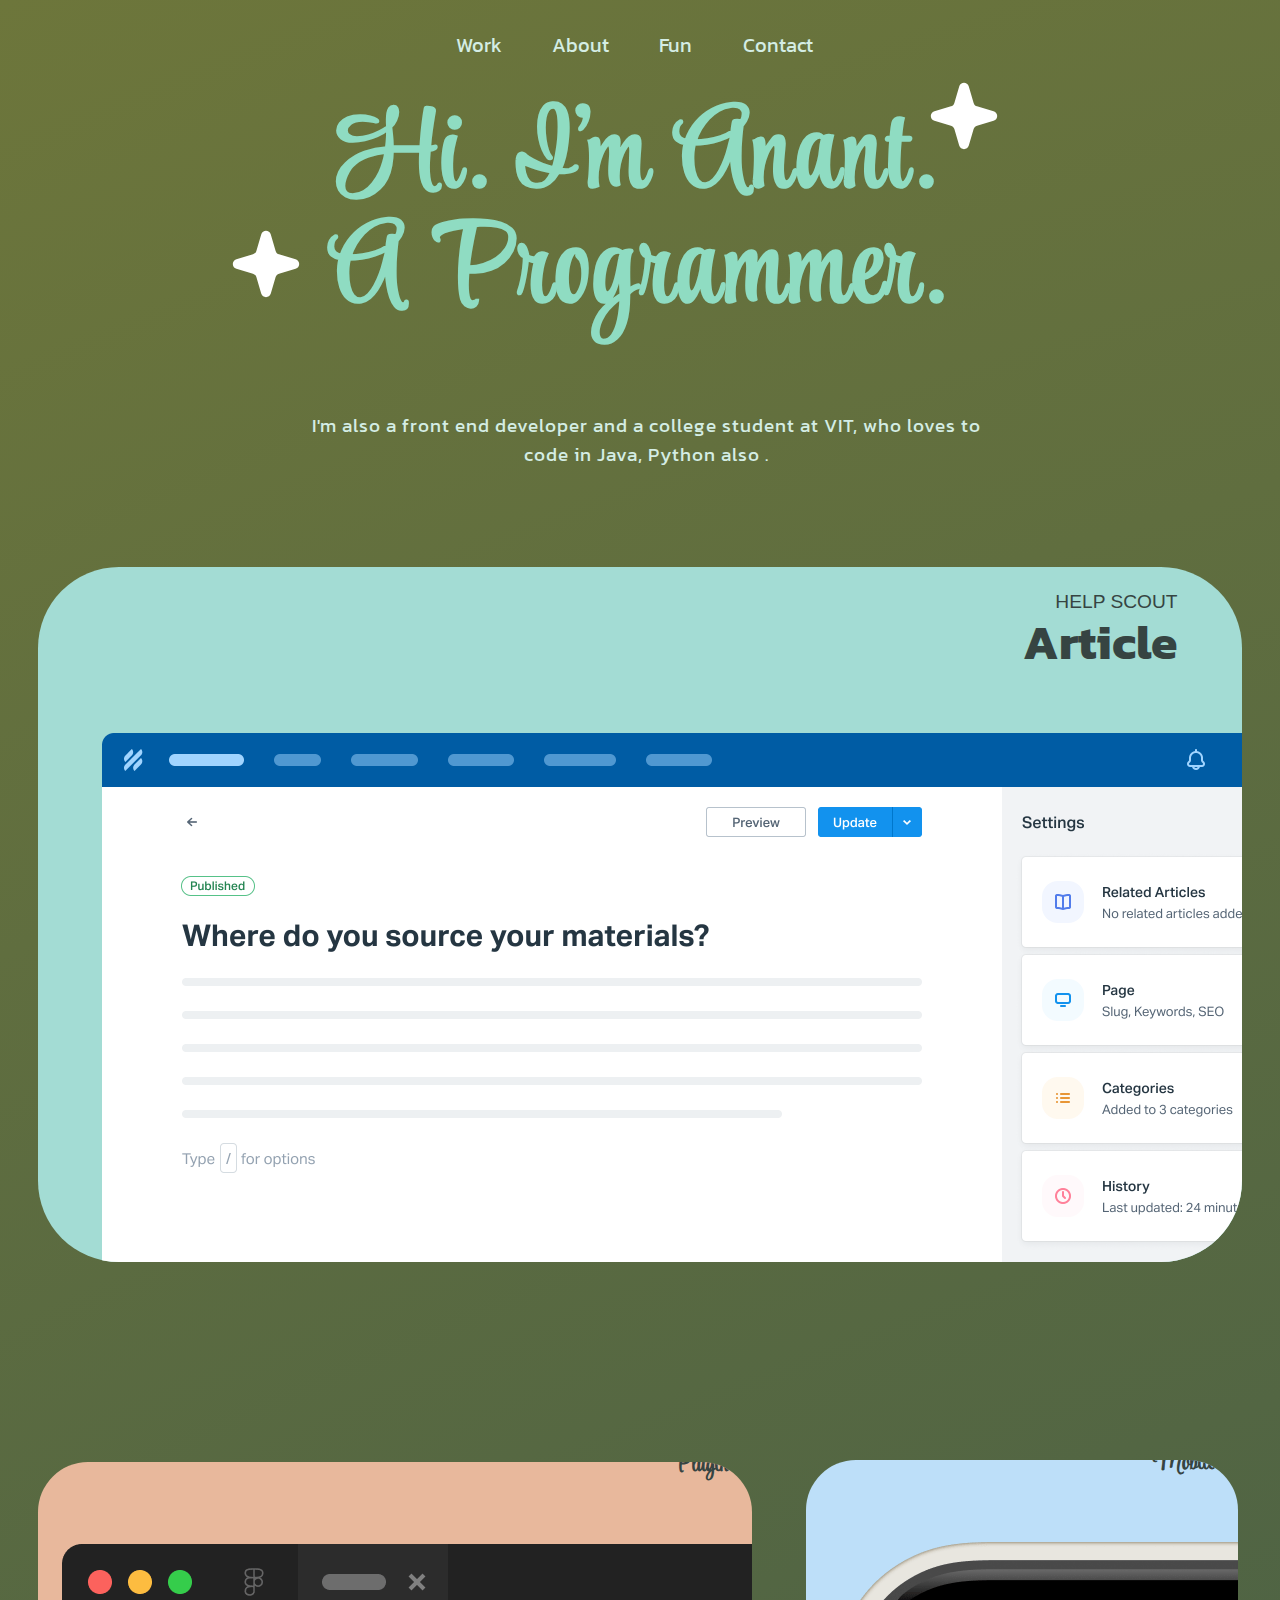
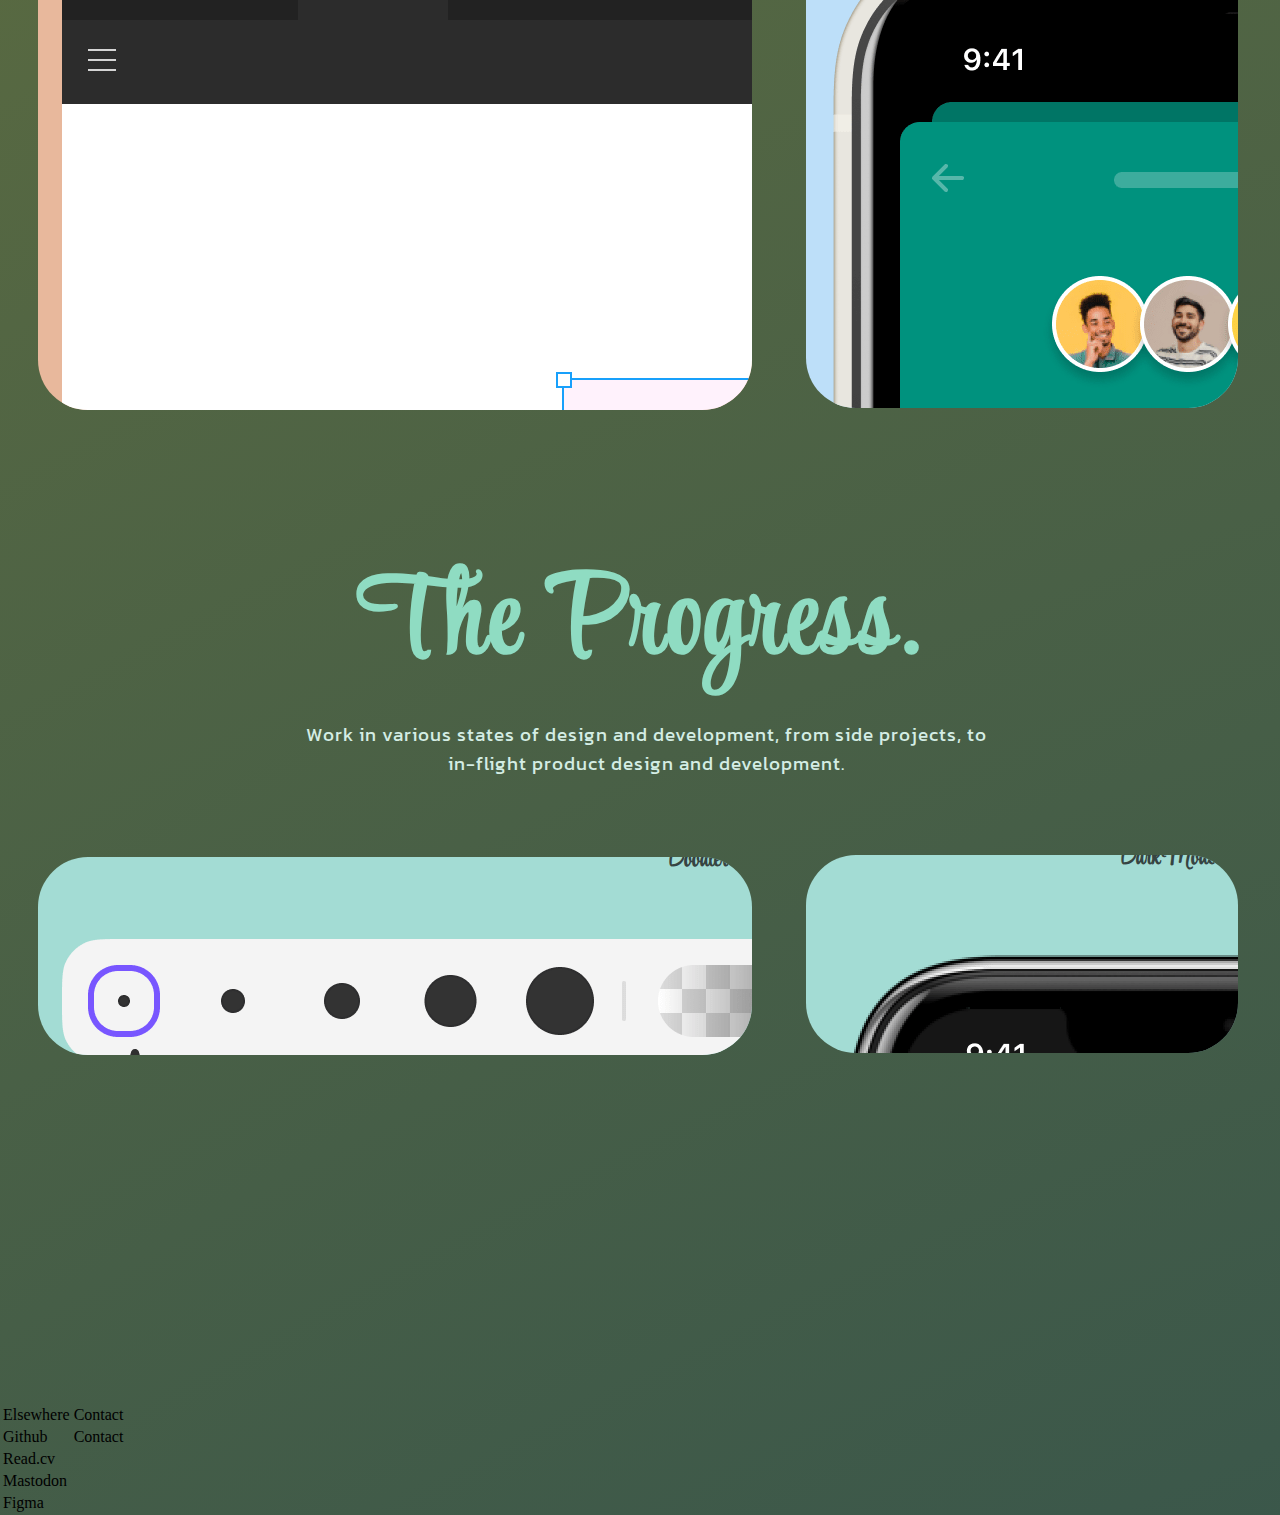
<file: index.html>
<!DOCTYPE html>

<html lang="en">

<head>

    <style>
        @import url('https://fonts.googleapis.com/css2?family=Euphoria+Script&family=Grand+Hotel&family=Kanit&family=Pacifico&family=Sedgwick+Ave+Display&family=Style+Script&display=swap');
    </style>
        

    <meta charset="UTF-8">
    <meta http-equiv="X-UA-Compatible" content="IE=edge">
    <meta name="viewport" content="width=device-width, initial-scale=1.0">
    <title>ANANT</title>
    <link rel="icon" type="icon" href="images/Anant_Laptop.png">
    <link rel="stylesheet" href="Css/styles.css">

</head>

<body>
        <header class="upperanimation">
            <div class="navbar">
                <ul>
                    <li class="home"><a href="index.html" class="active">Work</a></li>
                    <li class="about"><a href="Hobbies.html">About</a></li>
                    <li class="fun"><a href="Hobbies.html">Fun</a></li>
                    <li class="contact"><a href="Contact.html">Contact</a></li>
                </ul>
        
            </div>
            <figure>
                <img class="rightstar" src="images/star.svg" alt="star">
            </figure>

                <h1 class="foundername">Hi. I'm Anant.</h1>
                <h1 class="foundername">A Programmer. </h1>

            <figure>
                <img class="leftstar" src="images/star.svg" alt="star">
            </figure>

            <p class="founderdescription">I'm also a front end developer and a college student at VIT, who loves to code in Java, Python also .</p>

            <div class="a-card">
                <div class="info">
                    <p style="font-family: sans-serif; font-size: larger;">HELP SCOUT</p>
                    <h1 style="font-family: 'Kanit', sans-serif; font-size: xxx-large;">Article</h1>
                </div>
                <div class="a-inner-card">
                    <img src="images/incard1.png" alt="1" width="1300" height="600";>
                </div>
            </div>
            
                <div class="p-card">
                    <div class="info">
                        <span>Figma</span>
                        <h2>Plugin</h2>
                    </div>
                    <div class="inner-card">
                        <img src="images/figma.png" alt="2">
                    </div>
                    </div>

                <div class="m-card">
                    <div class="info">
                        <span>Help Scour</span>
                        <h2>Mobile</h2>
                    </div>
                    <div class="m-inner-card">
                        <img src="images/mobile.png" alt="3">
                    </div>
                </div>

            <div class="bottom">
                <h1 class="bottomheading">The Progress. </h1><br>
                <p class="bottomdescription">Work in various states of design and development, from side projects, to in-flight product design and development.</p>
            </div>

            <div class="do-card">
                <div class="info">
                    <span>MULTIPLAYER</span>
                    <h2>Doodler</h2>
                </div>
                <div class="inner-card">
                    <img src="images/doodler.png" alt="4">
                </div>
            </div>

            <div class="da-card">
                <div class="info">
                    <span>Mobile</span>
                    <h2>Dark Mode</h2>
                </div>
                <div class="inner-card">
                    <img src="images/dark.png" alt="5">
                </div>
            </div>

            <table class="fotter">
                <tr>
                    <td>
                        Elsewhere
                    </td>
                    <td>
                        Contact
                    </td>
                </tr>
                <tr>
                    <td>
                        Github
                    </td>
                    <td>
                        Contact
                    </td>
                </tr>
                <tr>
                    <td>
                        Read.cv
                    </td>
                </tr>
                <tr>
                    <td>
                        Mastodon
                    </td>
                </tr>
                <tr>
                    <td>
                        Figma
                    </td>
                </tr>
            </table>

        </header>
 
</body>
</html>
</file>
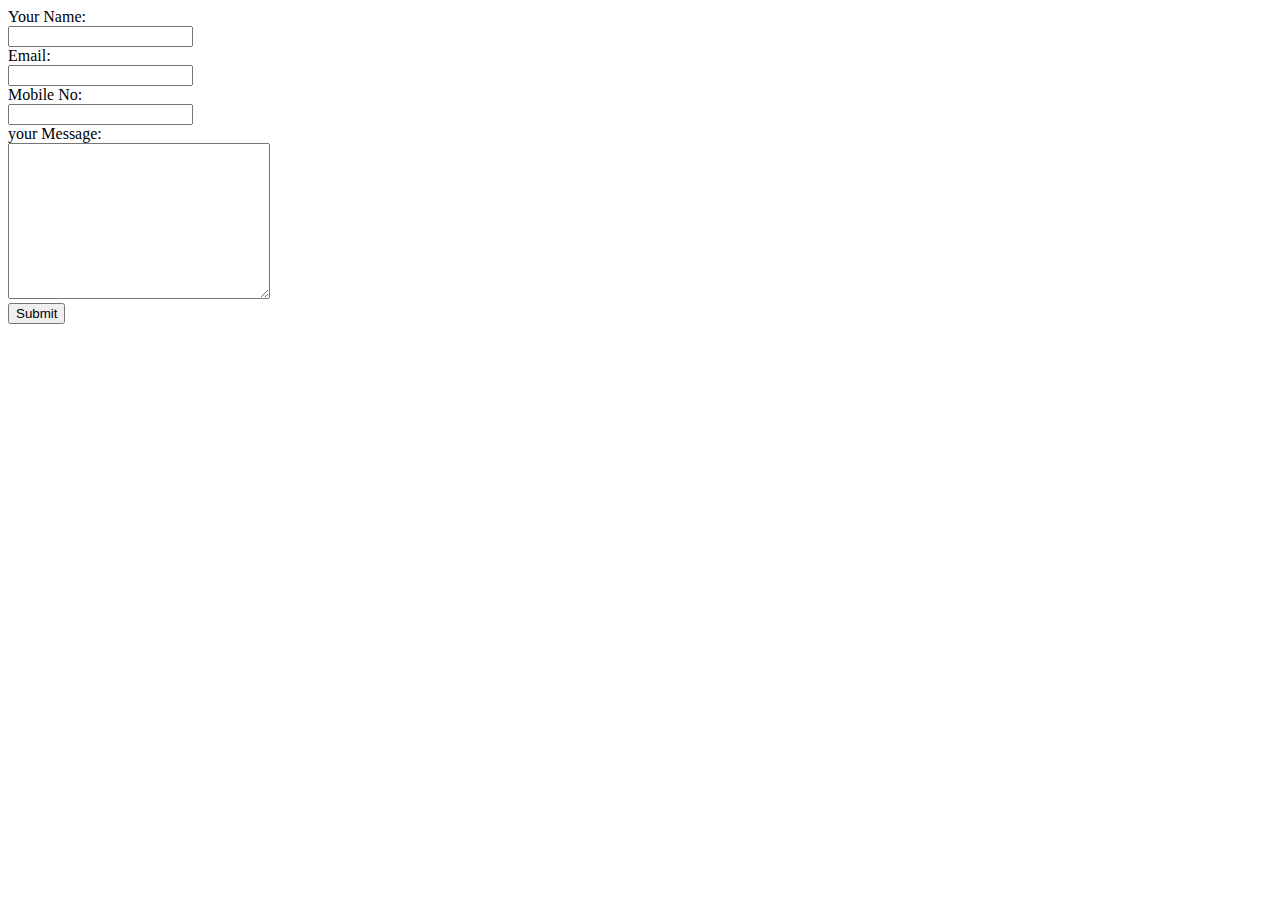
<file: Contact.html>
<!DOCTYPE html>
<html lang="en">
<head>
    <meta charset="UTF-8">
    <meta http-equiv="X-UA-Compatible" content="IE=edge">
    <meta name="viewport" content="width=device-width, initial-scale=1.0">
    <title>Contact ME</title>
</head>
<body>
    <form action="mailto:anantagarwal4946@gmail.com" method="post" enctype="text/plain">
        <label for="">Your Name:</label><br>
        <input type="text" name="yourName" id=""><br>
        <label for="">Email:</label><br>
        <input type="email" name="yourEmail" id=""><br>
        <label for="">Mobile No:</label><br>
        <input type="number" name="yourNumber" id=""><br>
        <label for="">your Message:</label><br>
        <textarea name="yourMessage" id="" cols="30" rows="10"></textarea><br>
        <input type="submit" name="" id="">
    </form>  
</body>
</html>
</file>
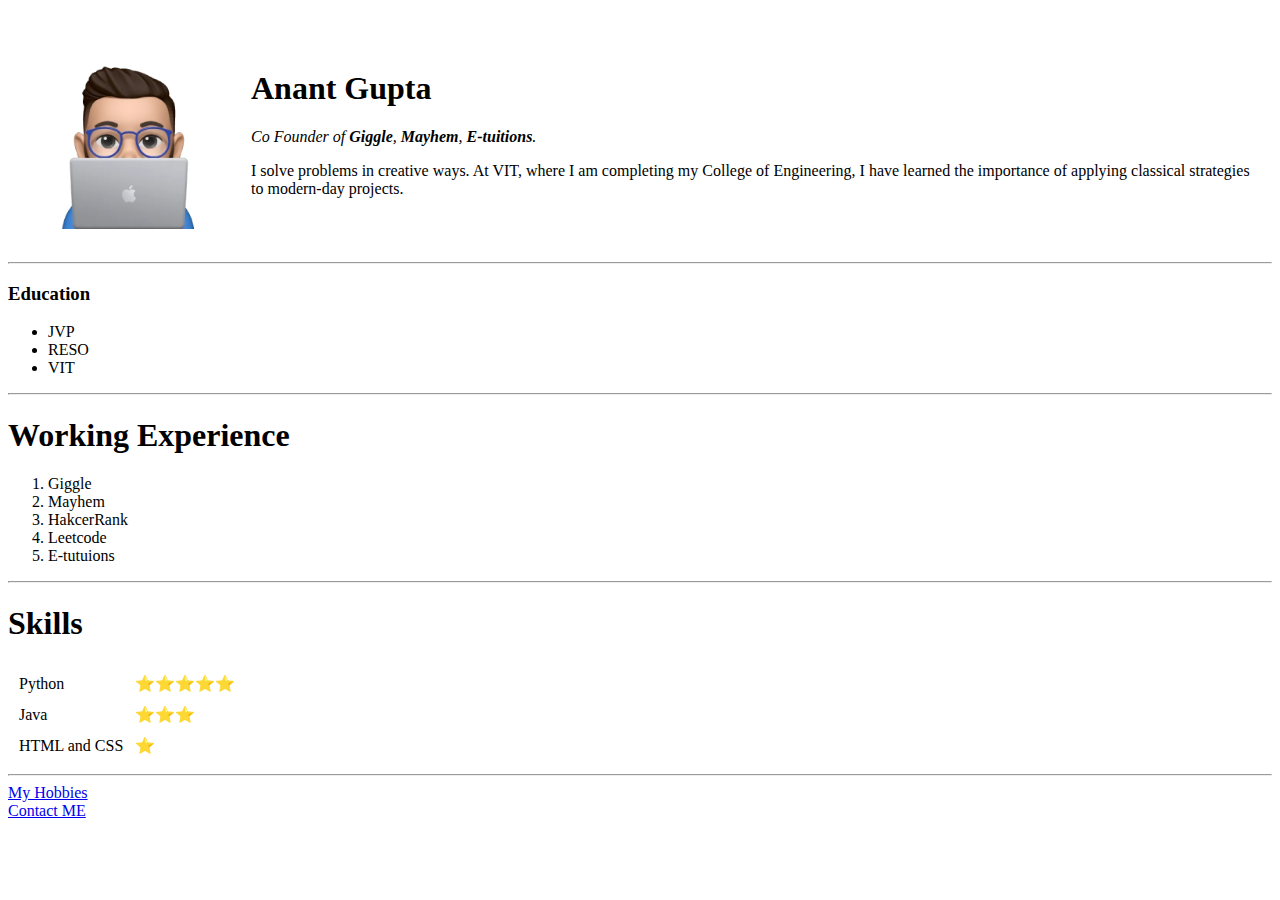
<file: D1.html>
<!DOCTYPE html>
<html lang="en">
<head>
    <meta charset="UTF-8">
    <meta http-equiv="X-UA-Compatible" content="IE=edge">
    <meta name="viewport" content="width=device-width, initial-scale=1.0">
    <title>ANANT</title>
</head>
<body>
    <table cellspacing="20">
        <tr>
            <td><img src="Anant_Laptop.png" width="200px" height="200px"  alt="Anant"></td>
            <td><h1>Anant Gupta</h1>
                <p><em>Co Founder of <strong>Giggle</strong>, <strong>Mayhem</strong>, <strong>E-tuitions</strong>.</em></p>
                <p>I solve problems in creative ways. At VIT, where I am completing my College of Engineering, I have learned the importance of applying classical strategies to modern-day projects.</p></td>
        </tr>
    </table>
    <hr>
    <h3>Education</h3>
    <ul>
        <li>JVP</li>
        <li>RESO</li>
        <li>VIT</li>
    </ul>
    <hr>
    <h1>Working Experience</h1>
        <ol>
            <li>Giggle</li>
            <li>Mayhem</li>
            <li>HakcerRank</li>
            <li>Leetcode</li>
            <li>E-tutuions</li>
        </ol>
    <hr>
    <h1>Skills</h1>
    <table cellspacing="10">
        <tr>
            <td>Python</td>
            <td>⭐⭐⭐⭐⭐</td>
        </tr>
        <tr>
            <td>Java</td>
            <td>⭐⭐⭐</td>
        </tr>
        <tr>
            <td>HTML and CSS</td>
            <td>⭐</td>
        </tr>
    </table>
    <hr>
        <a href="Hobbies.html">My Hobbies</a><br>
    <a href="Contact.html">Contact ME</a><br>
</body>
</html>
</file>
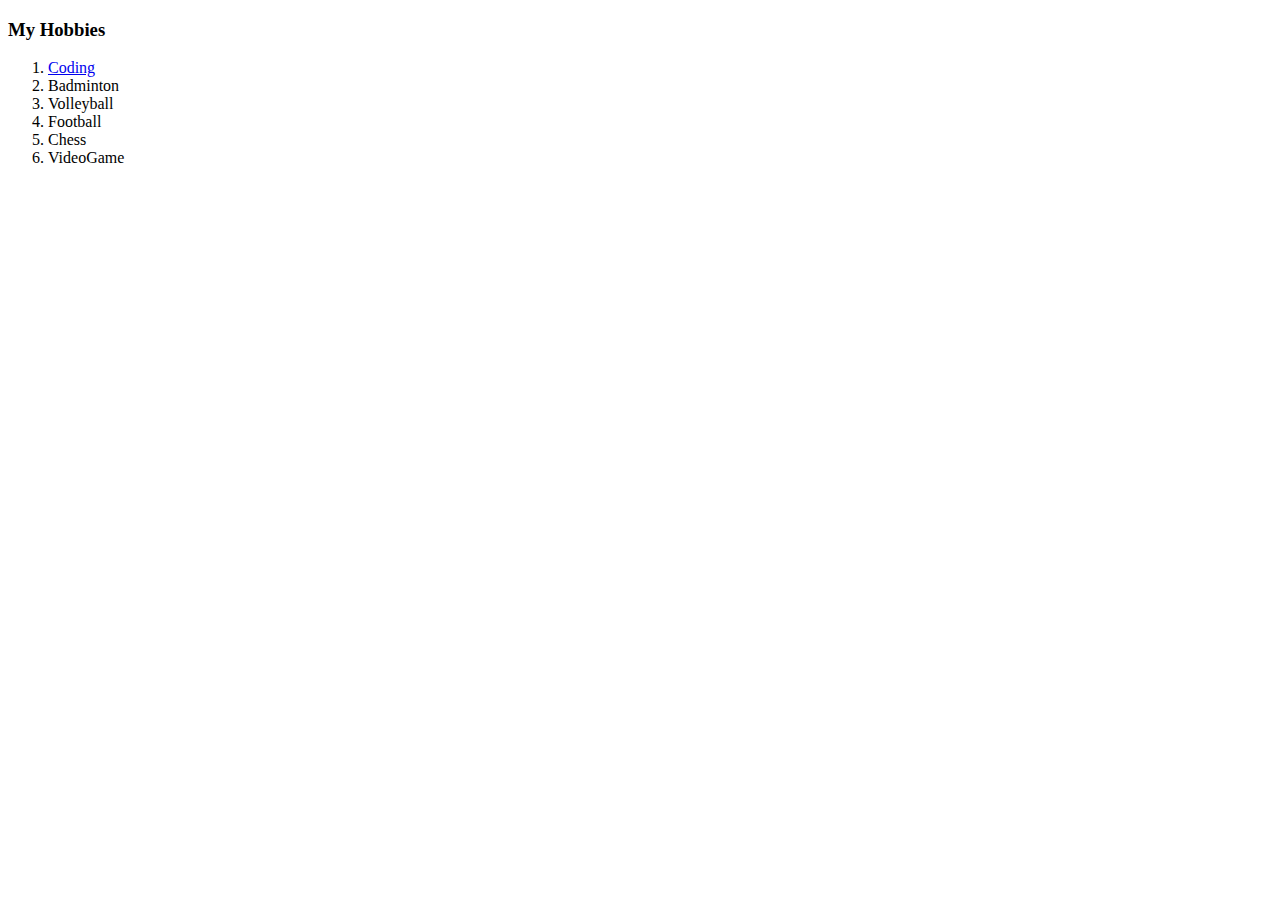
<file: Hobbies.html>
<!DOCTYPE html>
<html lang="en">
<head>
    <meta charset="UTF-8">
    <meta http-equiv="X-UA-Compatible" content="IE=edge">
    <meta name="viewport" content="width=device-width, initial-scale=1.0">
    <title>Hobbies</title>
</head>
<body>
    <h3>My Hobbies</h3>
    <ol>
        <li><a href="https://github.com/AnantGupta001">Coding</a></li>
        <li>Badminton</li>
        <li>Volleyball</li>
        <li>Football</li>
        <li>Chess</li>
        <li>VideoGame</li>
    </ol> 
</body>
</html>
</file>
<file: Css/styles.css>
body {
    background-color:hsla(158, 23%, 18%, 1);
    margin:0;
    padding:0;

}

.navbar ul{
    display: flex;
    justify-content: center;
    position: relative;
    right: 2%;
    margin: 0 0 0 0;
    top: 10px;
    
}

.navbar ul li{
    display: flex;
    padding: 10px 1.7%;
    
}

.navbar ul li a{
    color:#d4ede4;
    text-decoration: none;
    text-transform: capitalize;
    font-family: 'Kanit', sans-serif;
    font-size: 20px;
    padding: 10px 4px;

}

.foundername{
    color: hsla(160, 52%, 71%, 1);
    font-family: 'Style Script', cursive;
    font-weight: 700;
    font-size: clamp(3.2rem, .5692rem + 8.238vw, 13.75rem);
    line-height: 100%;
    letter-spacing: 0.3vw;
    margin: auto;
    text-align: center;
    position: relative;
    bottom: 8vh;

}

.founderdescription{
    color: #d4ede4;
    font-family: 'Kanit', sans-serif;
    font-size: larger;
    inline-size: 55%;
    left: 23%;
    letter-spacing: 1px;
    overflow-wrap: break-word;
    position: relative;
    text-align: center;
    bottom: 11vh;

}

.rightstar{
    left: 69.5vw;
    position: relative;
    top: -0.5vh;

}

.leftstar{
    bottom: 21vh;
    left: 15vw;
    position: relative;

}

.upperanimation{
    animation: upperAnimation 15s infinite linear;
    background-color: hsla(158, 23%, 18%, 1);
    background-image: radial-gradient(circle, #b85b87, #224852, #6d763b);
    background-size: 600% 600%;
    height: 100%;
    width: 100%;
    
}

@keyframes upperAnimation{
    0%{
        background-position: 0 85%;
    }
    50%{
        background-position: 100% 20%;
    }
    100%{
        background-position: 0% 85%;
    }
}

hr{
    border-color:rgba(143, 142, 142, 0.326);
    border-style:none;
    border-top-style: dotted;
    border-width: thick;
    width:3vw;

}

.a-card{
    text-align: right;
    background-color: hsla(172, 45%, 75%, 1);
    border-radius: 9vh;
    color: hsla(171, 11%, 24%, 1);
    cursor: pointer;
    display: flex;
    flex-direction: column;
    font-family: 'Style Script', cursive;
    height: 63vh;
    margin: auto;
    overflow: hidden;
    padding: 4rem;
    position: relative;
    width: 84vw;
    bottom: 20px;

}

.info{
    position: relative;
    line-height: 1vh;
    bottom: 6vh;
}

.a-inner-card {
    aspect-ratio: auto 1300/600;
    border-radius: 50px;
    box-shadow: none;
    /* display: block;  */
    max-width: inherit; 
    opacity: 1;
    position: relative;
    transition: all 0.2s ease-in-out;
    z-index: var(20); 
    transition-delay: 2s;
} 

.p-card{
    text-align: right;
    background-color: hsla(22, 62%, 76%, 1);
    border-radius: 50px;
    color: hsla(171, 11%, 24%, 1);
    cursor: pointer;
    display: flex;
    flex-direction: column;
    font-family: 'Style Script', cursive;
    height: 500px;
    overflow: hidden;
    padding: 1.5rem;
    position: relative;
    left: 3%;
    width: 52vw;
    top: 180px;

}

/* .inner-card{
    aspect-ratio: auto 1300/600;
    border-radius: 50px;
    box-shadow: none;
    display: block;
    max-width: inherit;
    overflow: clip;
    overflow-clip-margin: content-box;
    opacity: 1;
    position: relative;
    transition: all 0.2s ease-in-out;
    z-index: var(20);
 
} */

.m-card{
    text-align: right;
    background-color: hsla(206, 84%, 86%, 1);
    border-radius: 50px;
    color: hsla(171, 11%, 24%, 1);
    cursor: pointer;
    display: flex;
    flex-direction: column;
    font-family: 'Style Script', cursive;
    height: 500px;
    overflow: hidden;
    padding: 1.5rem;
    position: relative;
    left: 63%;
    width: 30vw;
    bottom: 370px;

}

/* .m-inner-card{
    aspect-ratio: auto 1300/600; 
    border-radius: 50px;
    box-shadow: none;
    display: block;
    max-width: inherit;
    overflow: clip;
    overflow-clip-margin: content-box;
    opacity: 1;
    position: relative;
    transition: all 0.2s ease-in-out;
    z-index: var(0);
 
} */

.bottomheading{
    color: hsla(160, 52%, 71%, 1);
    font-family: 'Style Script', cursive;
    font-weight: 700;
    font-size: clamp(3.2rem, .5692rem + 8.238vw, 13.75rem);
    line-height: 100%;
    letter-spacing: 3px;
    margin: auto;
    text-align: center;

}

.bottomdescription{
    color: #d4ede4;
    font-family: 'Kanit', sans-serif;
    font-size: larger;
    inline-size: 55%;
    left: 23%;
    letter-spacing: 1px;
    overflow-wrap: break-word;
    position: relative;
    text-align: center;

}

.do-card{
    text-align: right;
    background-color: hsla(172, 45%, 75%, 1);
    border-radius: 50px;
    color: hsla(171, 11%, 24%, 1);
    cursor: pointer;
    display: flex;
    flex-direction: column;
    font-family: 'Style Script', cursive;
    height: 150px;
    overflow: hidden;
    padding: 1.5rem;
    position: relative;
    left: 3%;
    width: 52vw;
    bottom: 150px;

}

/* .inner-card{
    aspect-ratio: auto 1300/600;
    border-radius: 50px;
    box-shadow: none;
    display: block;
    max-width: inherit;
    overflow: clip;
    overflow-clip-margin: content-box;
    opacity: 1;
    position: relative;
    transition: all 0.2s ease-in-out;
    z-index: var(20);
 
} */

.da-card{
    text-align: right;
    background-color: hsla(172, 45%, 75%, 1);
    border-radius: 50px;
    color: hsla(171, 11%, 24%, 1);
    cursor: pointer;
    display: flex;
    flex-direction: column;
    font-family: 'Style Script', cursive;
    height: 150px;
    overflow: hidden;
    padding: 1.5rem;
    position: relative;
    left: 63%;
    width: 30vw;
    bottom: 350px;

}

/* .inner-card{
    aspect-ratio: auto 1300/600;
    border-radius: 50px;
    box-shadow: none;
    display: block;
    max-width: inherit;
    overflow: clip;
    overflow-clip-margin: content-box;
    opacity: 1;
    position: relative;
    transition: all 0.2s ease-in-out;
    z-index: var(20);
 
} */

.bottom{
    position: relative;
    bottom: 210px;
}

.fotter{
    position: relative;
}
</file>
